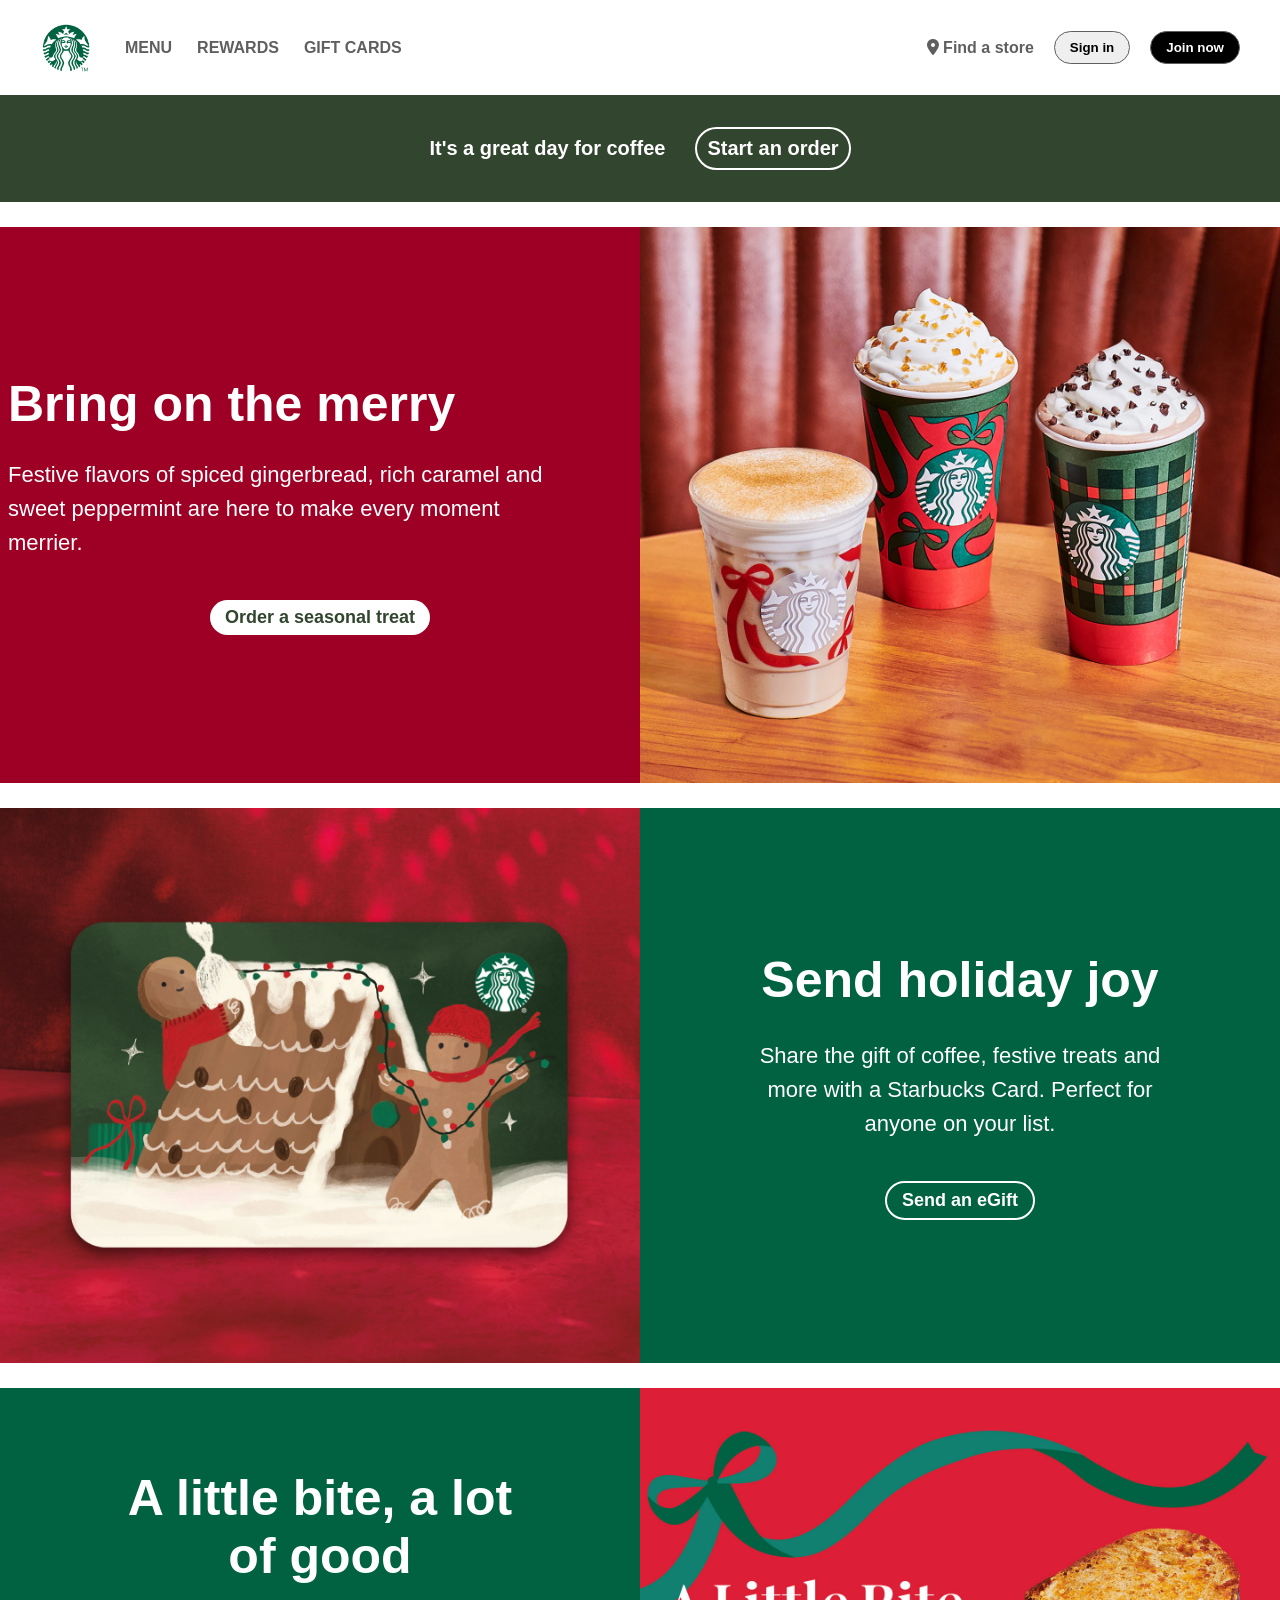
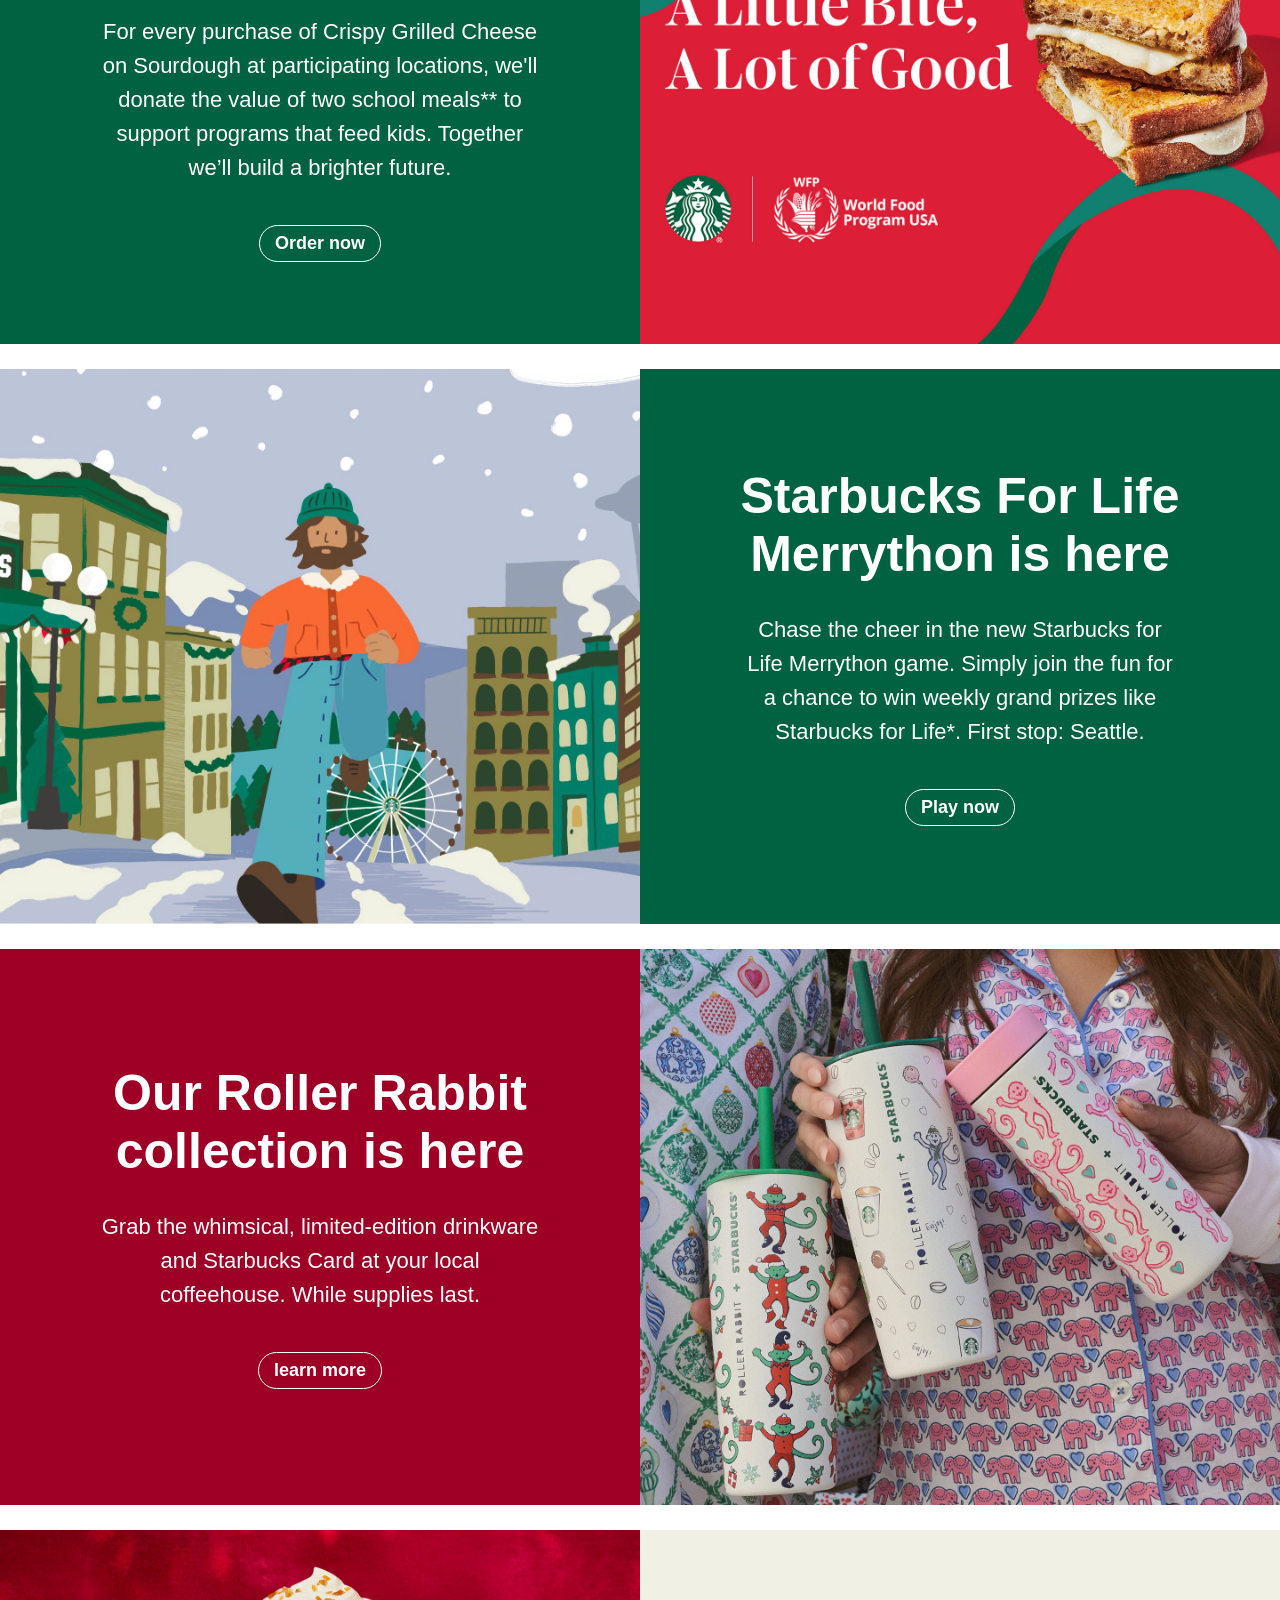
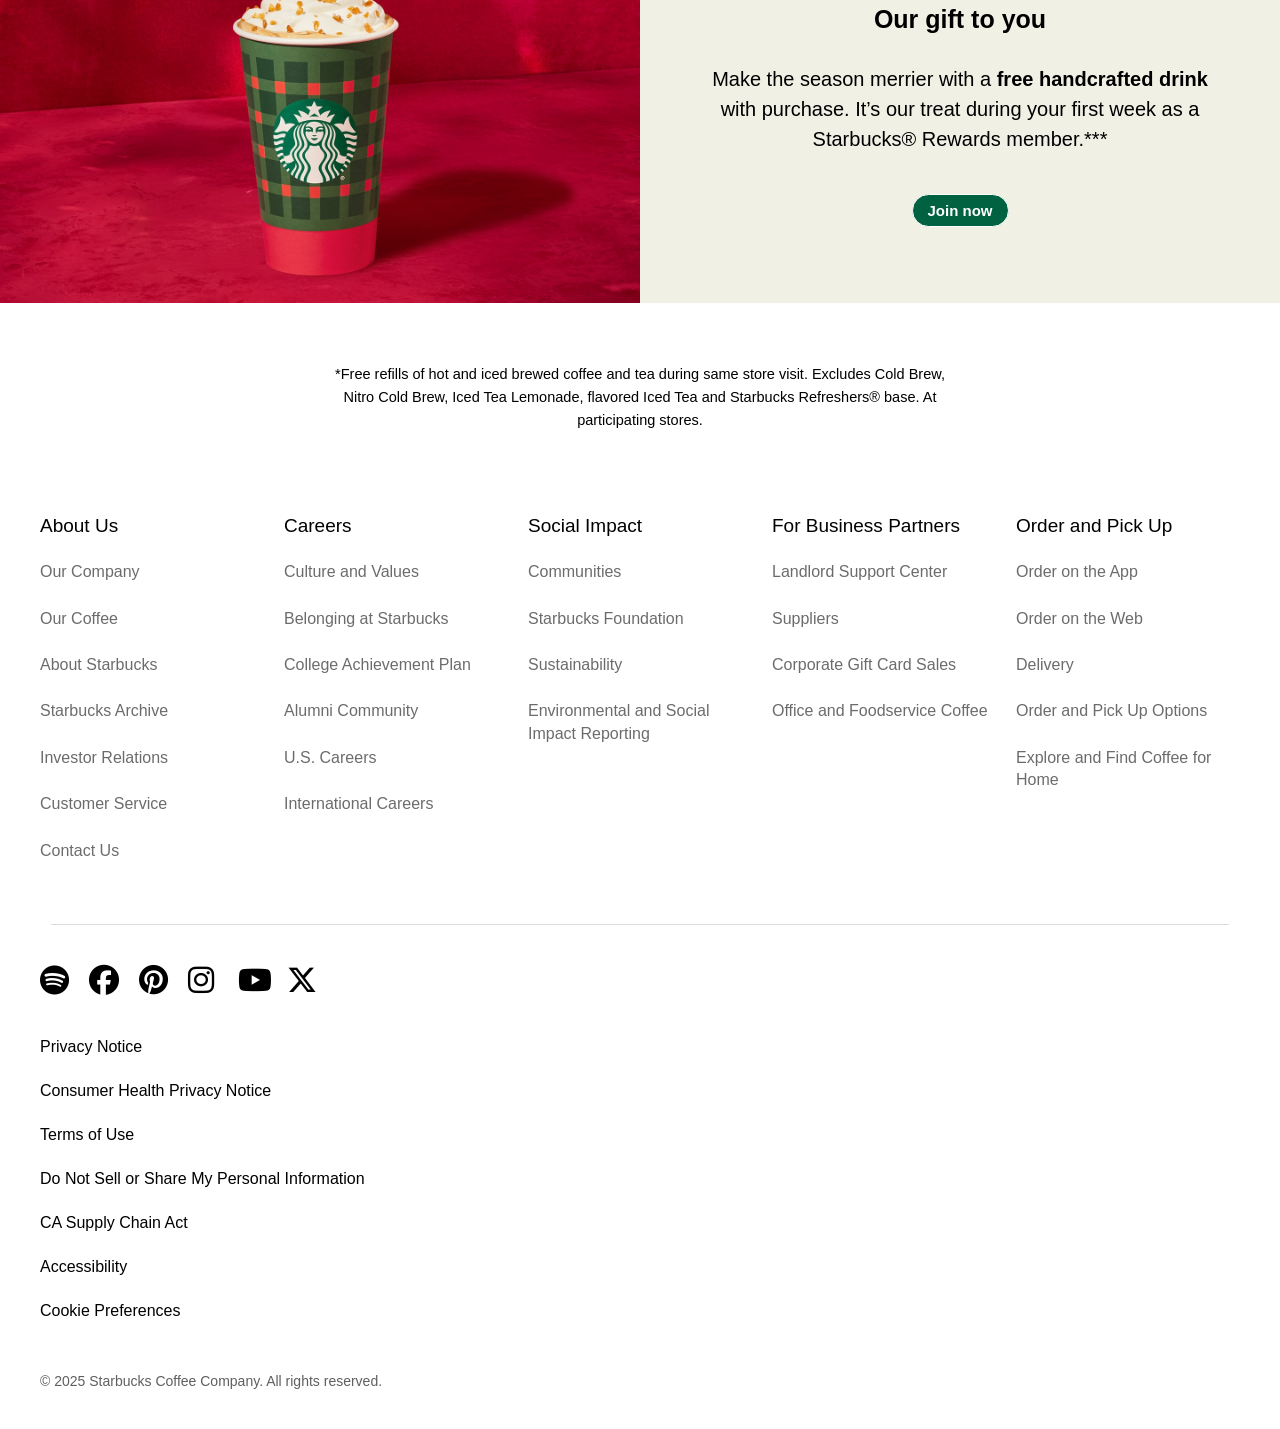
<file: index.html>
<!DOCTYPE html>
<html lang="en">
<head>
    <meta charset="UTF-8">
    <meta name="viewport" content="width=device-width, initial-scale=1.0">
    <title>Starbucks Coffee Company</title>  
    <link rel="stylesheet" href="starbucks.css">
    <link rel="stylesheet" href="https://cdnjs.cloudflare.com/ajax/libs/font-awesome/6.5.0/css/all.min.css">
</head>

<body>
     <nav class="starbucks-header">
        <div class="left-section">
           <div class="logo">
            <img src="starbucks_logo.png" alt="	Starbucks logo">
           </div>
           <div class="menu">
            <ul> 
                <li> MENU</li>
                <li>REWARDS</li>
                <li>GIFT CARDS</li>
            </ul>
           </div>
           </div>
           <div class="right-section">
        <div  class="location">
            <p><i class="fa-solid fa-location-dot"></i> Find a store </p>
        </div>
        <div class="sign-in-btn">
            <a href="sign-in.html">
            <button>Sign in</button></a>
        </div>
        <div class="join-now-btn">
            <a href="join-now.html">
        <button>Join now</button></a>
        </div>
        </div>
        <button class="hamburger" onclick="toggleMenu()">☰</button>
     </nav>
 <main>
     <div class="starbucks-order">
        <p>It's a great day for coffee </p>
        <button>Start an order</button>
     </div>
     

     

  <div class="coffee-box">

    <div class="coffee-text">
        <h1>Bring on the merry</h1>

        <p>Festive flavors of spiced gingerbread, rich caramel and sweet peppermint are here to make every moment merrier.</p>

        <button>Order a seasonal treat</button>
    </div>

    <div class="coffee-img">
        <img src="coffee.webp" alt="Festive Starbucks coffee">
    </div>

</div>
 

 <div class="Starbucks-Card">
    <div class="card-img">
        <img src="Starbucks Card.jpg" alt="Starbucks gift card">
    </div> 
 <div class="card-text">
       <h1>Send holiday joy</h1>

        <p>Share the gift of coffee, festive treats and more with a Starbucks Card. Perfect for anyone on your list.</p>

        <button>Send an eGift</button>
         </div>
 </div>



  
    <section class="promo-section">
    <div class="promo-left">
        <h1>A little bite, a lot of good</h1>

        <p>For every purchase of Crispy Grilled Cheese on Sourdough at participating locations, we'll donate the value of two school meals** to support programs that feed kids. Together we’ll build a brighter future.</p>

        <button>Order now</button>
    </div>

    <div class="promo-right">
        <img src="little-bite.jpg" alt="Crispy grilled cheese sandwich">
        </div>
    </section>
 


    <section class="hero-section">
    <div class="hero-img">
        <img src="Merrython game.webp" alt="Starbucks for Life Merrython game">
    </div> 
 <div class="hero-content">
       <h1>Starbucks For Life Merrython is here</h1>

        <p>Chase the cheer in the new Starbucks for Life Merrython game. Simply join the fun for a chance to win weekly grand prizes like Starbucks for Life*. First stop: Seattle.</p>

        <button>Play now</button>
         </div>
 </section>


 
    <section class="collection-section">
    <div class="collection-text">
        <h1>Our Roller Rabbit collection is here</h1>

        <p>Grab the whimsical, limited-edition drinkware and Starbucks Card at your local coffeehouse. While supplies last.</p>

        <button>learn more</button>
    </div>

    <div class="collection-img">
        <img src="roller rabbit.webp" alt="	Starbucks Roller Rabbit collection">
        </div>
    </section>



     <section class="offer-section">
    <div class="offer-img">
        <img src="drink.jpg" alt="	Starbucks handcrafted drink">
    </div> 
 <div class="offer-text">
       <h1>Our gift to you</h1>

        <p>Make the season merrier with a <strong>free handcrafted drink</strong>  with purchase. It’s our treat during your first week as a Starbucks® Rewards member.***</p>

        <button>Join now</button>
         </div>
 </section>
 
 </main>
 <section class="legal-section">
    <div class="legal-content">

          
<p class="legal-text">
  *Free refills of hot and iced brewed coffee and tea during same store visit. Excludes Cold Brew,<br>
  Nitro Cold Brew, Iced Tea Lemonade, flavored Iced Tea and Starbucks Refreshers® base. At <br>
   participating stores.
</p>   
    </div>

    

    <div class="footer-links">
    
<div class="footer-box">
  <div class="footer-heading" onclick="toggleFooter(this)">
    <h2>About Us</h2>
    <span class="footer-arrow">⌄</span>
  </div>
  <ul>
    <li>Our Company</li>
    <li>Our Coffee</li>
    <li>About Starbucks</li>
    <li>Starbucks Archive</li>
    <li>Investor Relations</li>
    <li>Customer Service</li>
    <li>Contact Us</li>
  </ul>
</div>


    <div class="footer-box">
         <div class="footer-heading" onclick="toggleFooter(this)">
      <h2>Careers</h2>
      <span class="footer-arrow">⌄</span>
       </div>
    <ul>              
         <li>Culture and Values</li>
         <li>Belonging at Starbucks</li>
         <li>College Achievement Plan</li>
         <li>Alumni Community</li>
         <li>U.S. Careers</li>
         <li>International Careers</li>
    </ul>
    </div>

    <div class="footer-box">
         <div class="footer-heading" onclick="toggleFooter(this)">
      <h2>Social Impact</h2>
      <span class="footer-arrow">⌄</span>
       </div>
    <ul>              
         <li>Communities</li>
         <li>Starbucks Foundation</li>
         <li>Sustainability</li>
         <li>Environmental and Social Impact Reporting</li>
    </ul>
    </div>

    
    <div class="footer-box">
         <div class="footer-heading" onclick="toggleFooter(this)">
      <h2> For Business Partners</h2>
      <span class="footer-arrow">⌄</span>
       </div>
    <ul>              
         <li>Landlord Support Center</li>
         <li>Suppliers</li>
         <li>Corporate Gift Card Sales</li>
         <li>Office and Foodservice Coffee</li>
    </ul>
    </div>


    <div class="footer-box">
         <div class="footer-heading" onclick="toggleFooter(this)">
      <h2> Order and Pick Up</h2>
      <span class="footer-arrow">⌄</span>
       </div>
    <ul>              
         <li>Order on the App</li>
         <li>Order on the Web</li>
         <li>Delivery</li>
         <li>Order and Pick Up Options</li>
         <li>Explore and Find Coffee for Home</li>
    </ul>
    </div>

</div>


<div class="footer-half-line">  </div>

<div class="footer-icon">

 <i class="fa-brands fa-spotify"></i>
 <i class="fa-brands fa-facebook"></i>
 <i class="fa-brands fa-pinterest"></i>
 <i class="fa-brands fa-instagram"></i>
 <i class="fa-brands fa-youtube"></i>
 <i class="fa-brands fa-x-twitter"></i>
</div>

<div class="footer-content">
 

  <p>Privacy Notice</p>
 <p>Consumer Health Privacy Notice</p>
 <p>Terms of Use</p>
 <p>Do Not Sell or Share My Personal Information</p>
 <p>CA Supply Chain Act</p>
 <p>Accessibility</p>
 <p>Cookie Preferences</p>
 
 <p class="tag">© 2025 Starbucks Coffee Company. All rights reserved.</p>
</div>

 </section>






 <script src="script.js"></script>
</body>
</html>
</file>
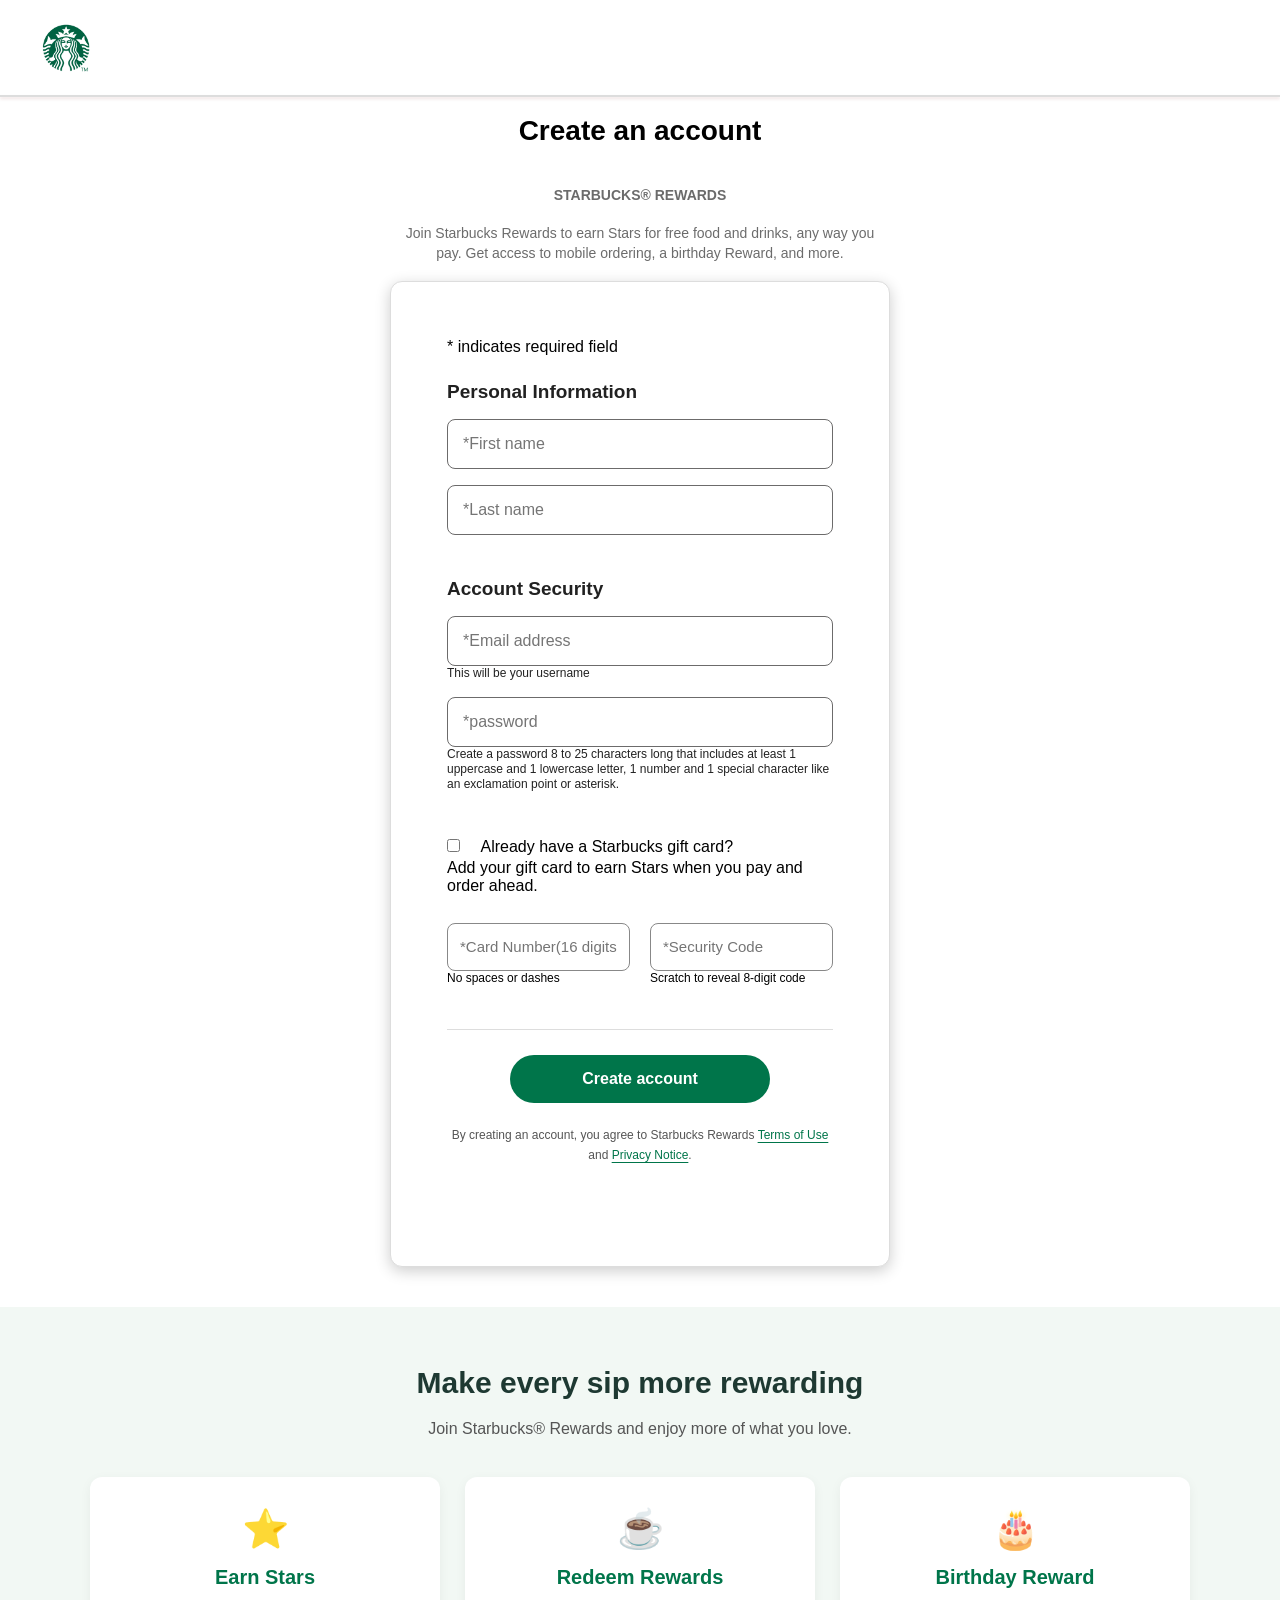
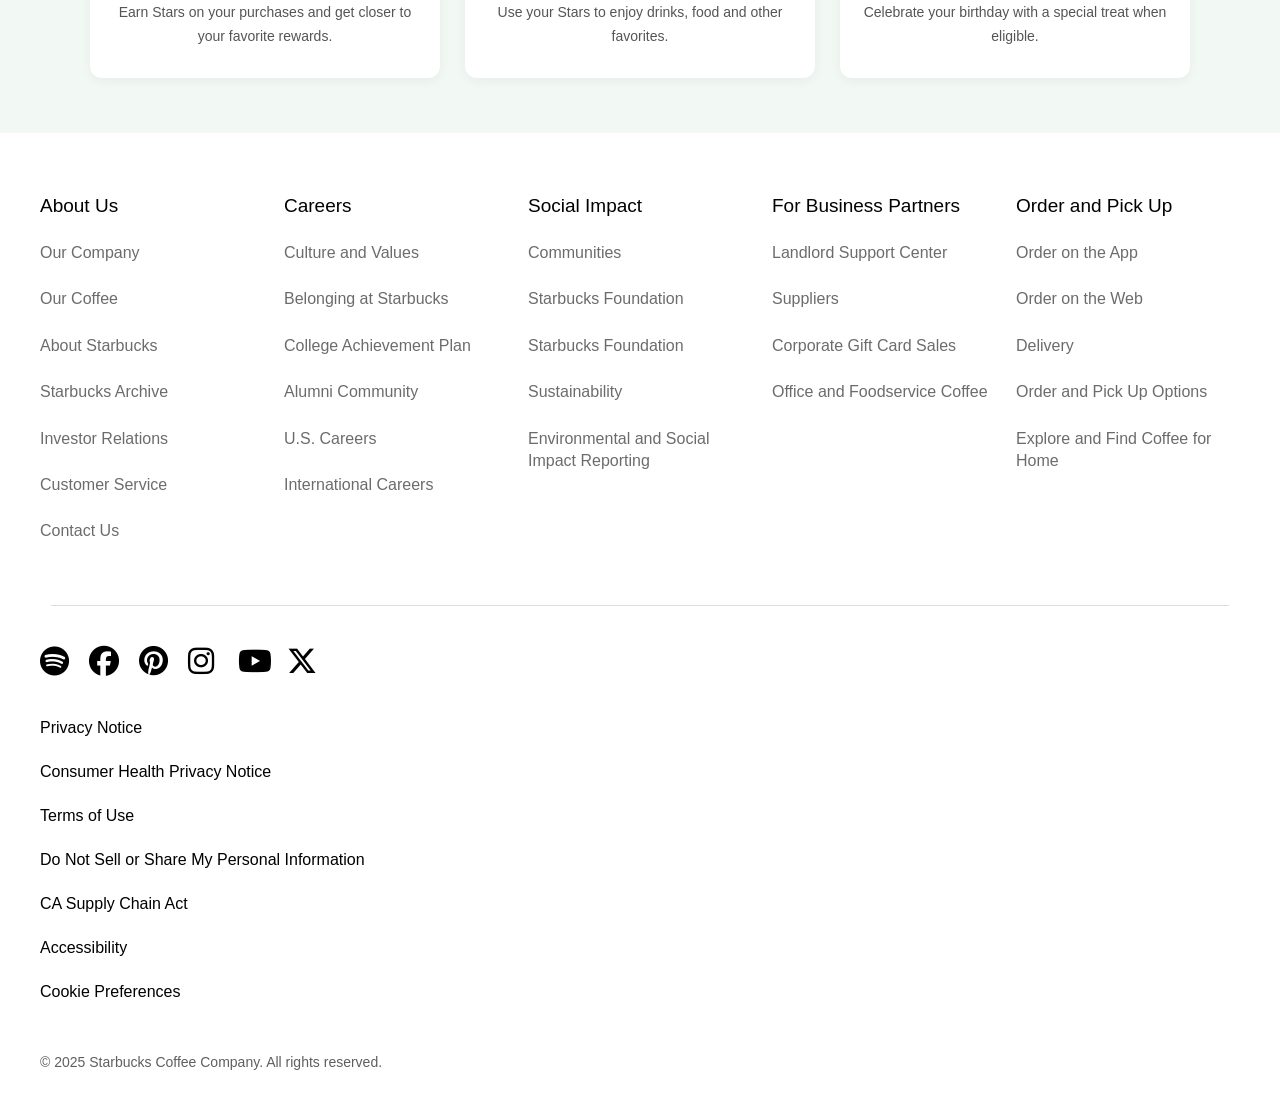
<file: join-now.html>
<!DOCTYPE html>
<html lang="en">
<head>
    <meta charset="UTF-8">
    <meta name="viewport" content="width=device-width, initial-scale=1.0">
    <title>join-now</title>
     <link rel="stylesheet" href="starbucks.css">
     <link rel="stylesheet" href="https://cdnjs.cloudflare.com/ajax/libs/font-awesome/6.5.0/css/all.min.css">
</head>
<body class="join-page">  
     <nav class="starbucks-header">
       <div class="logo">
            <img src="starbucks_logo.png" alt="" height="60px " width="60px">
           </div>
   </nav>
   <div class="line"></div>

   <div class="join-now-container">
    <div class="join-header">
        <h2>Create an account</h2>
        <h4>STARBUCKS® REWARDS</h4>
        <p>Join Starbucks Rewards to earn Stars for free food and drinks, any way you <br> pay. Get access to mobile ordering, a birthday Reward, and more.</p>
    </div>

    <div class="join-now-form">
        <form class="join_form">
        <p><span>*</span> indicates required field</p>

           <div class="form-section">
          
            
        <div class="details-section">
              <h2>Personal Information</h2>
               <div class="details">
               <input type="text" placeholder="*First name" required>
              </div>
             <div class="details">
            <input type="text" placeholder="*Last name" required>
           </div>
        </div>  
                
        <div class="details-section">
            <h2>Account Security</h2>
          <div class="details">
            <input type="email" placeholder="*Email address" required>
            <p>This will be your username</p>
        </div>
        <div class="details">
            <input type="password" placeholder="*password" required>
            <p>Create a password 8 to 25 characters long that includes at least 1 uppercase and 1 lowercase letter, 1 number and 1 special character like an exclamation point or asterisk.</p>
           </div>
        </div>
           


           <div class="gift-card-toggle">
          <input type="checkbox" id="starbucks-toggle" >

        <label for="starbucks-toggle" class="toggle_btn">
        <span class="text"> Already have a Starbucks gift card?</span>
        </label>
        </div>

        <div class="content">
            <p>Add your gift card to earn Stars when you pay and order ahead.</p>
            <div class="card-details">
                <div class="details">
            <input type="text" placeholder="*Card Number(16 digits)"  maxlength="16" inputmode="numeric" pattern="[0-9]{16}" required>

             <p>No spaces or dashes</p>
              </div>
              <div class="details">
                  <input type="text" placeholder="*Security Code" maxlength="8" inputmode="numeric" pattern="[0-9]{8}" required>

             <p>Scratch to reveal 8-digit code</p>
              </div>

            </div>
        </div>
         
<!-- Create Account Button -->
<div class="create-account-section">
    <button type="submit" class="create-account-btn">
        Create account
    </button>

    <p class="terms-text">
        By creating an account, you agree to Starbucks Rewards
        <a href="#">Terms of Use</a> and
        <a href="#">Privacy Notice</a>.
    </p>
</div>

        



        </div>  
        </form>
    </div>
   </div>

<!-- Starbucks Rewards Benefits -->
<section class="rewards-benefits">
    <div class="benefits-header">
        <h2>Make every sip more rewarding</h2>
        <p>Join Starbucks® Rewards and enjoy more of what you love.</p>
    </div>

    <div class="benefits-container">

        <div class="benefit-card">
            <div class="benefit-icon">⭐</div>
            <h3>Earn Stars</h3>
            <p>Earn Stars on your purchases and get closer to your favorite rewards.</p>
        </div>

        <div class="benefit-card">
            <div class="benefit-icon">☕</div>
            <h3>Redeem Rewards</h3>
            <p>Use your Stars to enjoy drinks, food and other favorites.</p>
        </div>

        <div class="benefit-card">
            <div class="benefit-icon">🎂</div>
            <h3>Birthday Reward</h3>
            <p>Celebrate your birthday with a special treat when eligible.</p>
        </div>

    </div>
</section>



   <div class="footer-links">
    
<div class="footer-box">
  <div class="footer-heading" onclick="toggleFooter(this)">
    <h2>About Us</h2>
    <span class="footer-arrow">⌄</span>
  </div>
  <ul>
    <li>Our Company</li>
    <li>Our Coffee</li>
    <li>About Starbucks</li>
    <li>Starbucks Archive</li>
    <li>Investor Relations</li>
    <li>Customer Service</li>
    <li>Contact Us</li>
  </ul>
</div>


    <div class="footer-box">
         <div class="footer-heading" onclick="toggleFooter(this)">
      <h2>Careers</h2>
      <span class="footer-arrow">⌄</span>
       </div>
    <ul>              
         <li>Culture and Values</li>
         <li>Belonging at Starbucks</li>
         <li>College Achievement Plan</li>
         <li>Alumni Community</li>
         <li>U.S. Careers</li>
         <li>International Careers</li>
    </ul>
    </div>

    <div class="footer-box">
         <div class="footer-heading" onclick="toggleFooter(this)">
      <h2>Social Impact</h2>
      <span class="footer-arrow">⌄</span>
       </div>
    <ul>              
         <li>Communities</li>
         <li>Starbucks Foundation</li>
         <li>Starbucks Foundation</li>
         <li>Sustainability</li>
         <li>Environmental and Social Impact Reporting</li>
    </ul>
    </div>

    
    <div class="footer-box">
         <div class="footer-heading" onclick="toggleFooter(this)">
      <h2> For Business Partners</h2>
      <span class="footer-arrow">⌄</span>
       </div>
    <ul>              
         <li>Landlord Support Center</li>
         <li>Suppliers</li>
         <li>Corporate Gift Card Sales</li>
         <li>Office and Foodservice Coffee</li>
    </ul>
    </div>


    <div class="footer-box">
         <div class="footer-heading" onclick="toggleFooter(this)">
      <h2> Order and Pick Up</h2>
      <span class="footer-arrow">⌄</span>
       </div>
    <ul>              
         <li>Order on the App</li>
         <li>Order on the Web</li>
         <li>Delivery</li>
         <li>Order and Pick Up Options</li>
         <li>Explore and Find Coffee for Home</li>
    </ul>
    </div>

</div>


<div class="footer-half-line">  </div>

<div class="footer-icon">

 <i class="fa-brands fa-spotify"></i>
 <i class="fa-brands fa-facebook"></i>
 <i class="fa-brands fa-pinterest"></i>
 <i class="fa-brands fa-instagram"></i>
 <i class="fa-brands fa-youtube"></i>
 <i class="fa-brands fa-x-twitter"></i>
</div>

<div class="footer-content">
 

  <p>Privacy Notice</p>
 <p>Consumer Health Privacy Notice</p>
 <p>Terms of Use</p>
 <p>Do Not Sell or Share My Personal Information</p>
 <p>CA Supply Chain Act</p>
 <p>Accessibility</p>
 <p>Cookie Preferences</p>
 
 <p class="tag">© 2025 Starbucks Coffee Company. All rights reserved.</p>
</div>

 </section>



 <script src="script.js"></script>
</body>
</html>
</file>
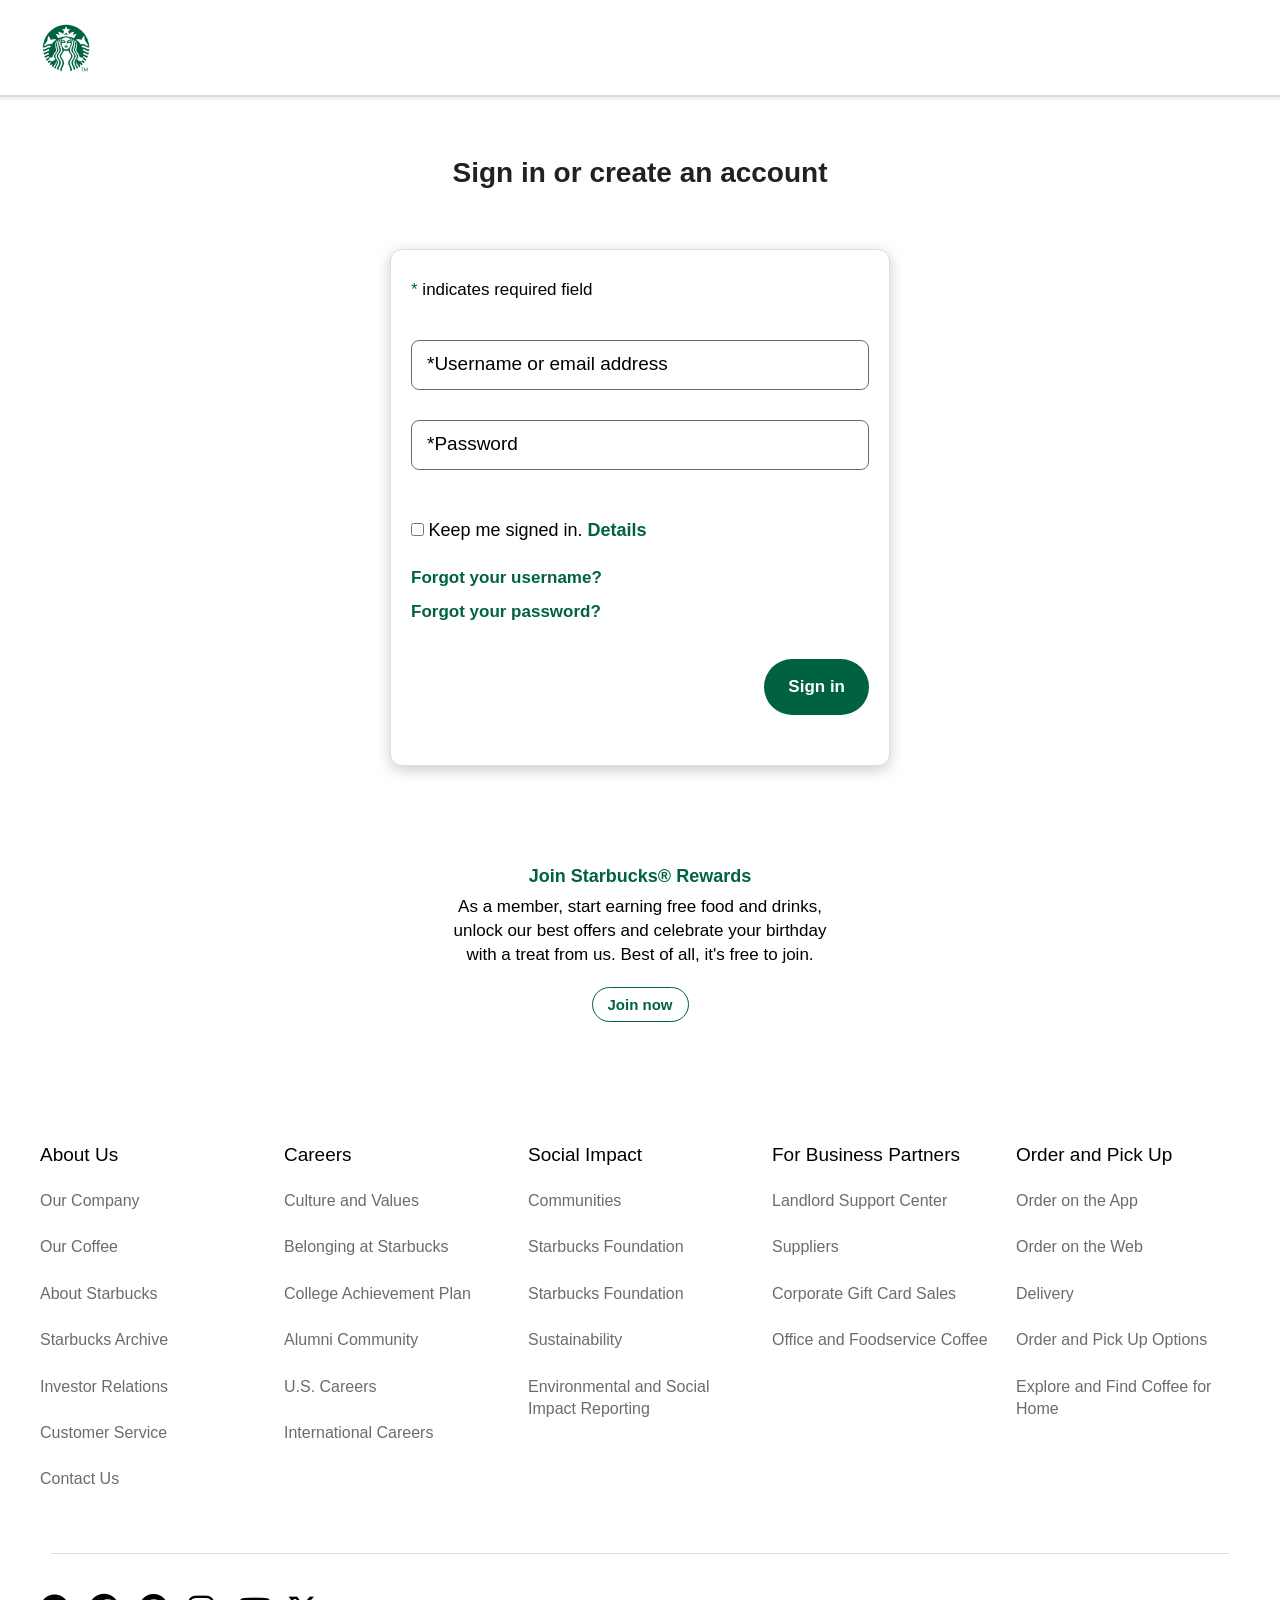
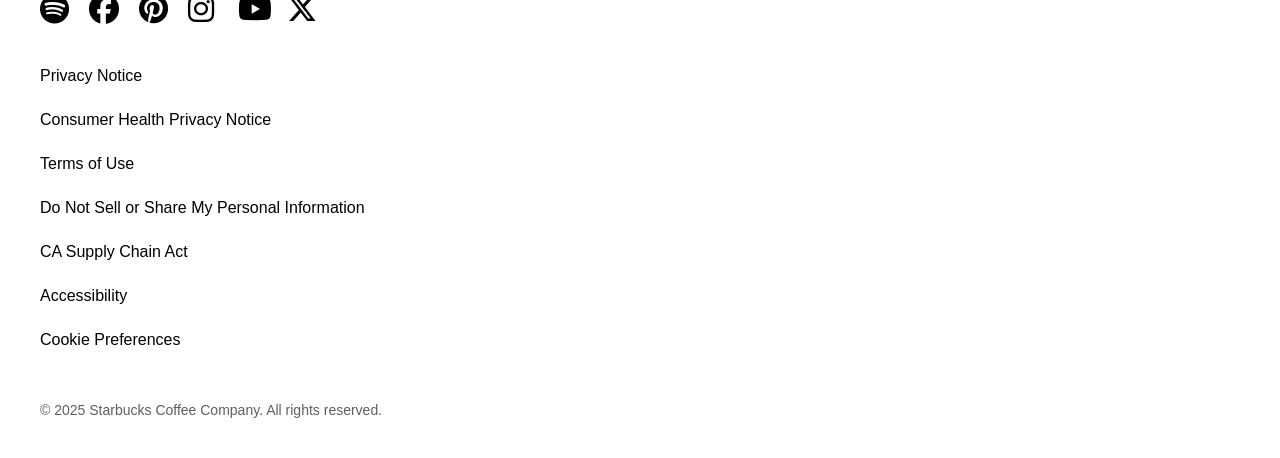
<file: sign-in.html>
<!DOCTYPE html>
  <html lang="en">
  <head>
      <meta charset="UTF-8">
      <meta name="viewport" content="width=device-width, initial-scale=1.0">
      <title>sign-in</title>
      <link rel="stylesheet" href="starbucks.css">
      <link rel="stylesheet" href="https://cdnjs.cloudflare.com/ajax/libs/font-awesome/6.5.0/css/all.min.css">
  </head>
  <body class="signin-page">
    <nav class="starbucks-header">
        <div class="logo">
              <img src="starbucks_logo.png" alt="" height="60px " width="60px">
            </div>
    </nav>
    <div class="line"></div>
      <main>
    <div class="sign-in-container">
      <div class="sign-in-header">
          <h2>Sign in or create an account</h2>
      </div>
      <form class="sign-in-form">
          <p><span>*</span> indicates required field</p>

          <div class="form-group">
              <input type="text" placeholder="*Username or email address" required>
          </div>  
          <div class="form-group">
              <input type="password" placeholder="*Password" required>

          </div>
          <div class="remember-section">
              <input type="checkbox" id="remember">
              <label for="remember">Keep me signed in.<a href="#"> Details</a></label> 
          </div>

          <div class="forgot-links">
              <a href="#">Forgot your username?</a>
              <a href="#">Forgot your password?</a>
          </div>
          <div class="btn-wrapper">
          <button class="signin-btn">Sign in</button>
          </div>
      </form>
    </div>


    <div class="Starbucks-rewards">
      
      <h2>Join Starbucks® Rewards</h2>
      <p>As a member, start earning free food and drinks, unlock our best offers and celebrate your birthday with a treat from us. Best of all, it's free to join.
  </p>
  <button class="rewards-btn">Join now</button>

    </div>
</main>
    
      <div class="footer-line">  </div>
          
      <div class="footer-links">
    
<div class="footer-box">
  <div class="footer-heading" onclick="toggleFooter(this)">
    <h2>About Us</h2>
    <span class="footer-arrow">⌄</span>
  </div>
  <ul>
    <li>Our Company</li>
    <li>Our Coffee</li>
    <li>About Starbucks</li>
    <li>Starbucks Archive</li>
    <li>Investor Relations</li>
    <li>Customer Service</li>
    <li>Contact Us</li>
  </ul>
</div>


    <div class="footer-box">
         <div class="footer-heading" onclick="toggleFooter(this)">
      <h2>Careers</h2>
      <span class="footer-arrow">⌄</span>
       </div>
    <ul>              
         <li>Culture and Values</li>
         <li>Belonging at Starbucks</li>
         <li>College Achievement Plan</li>
         <li>Alumni Community</li>
         <li>U.S. Careers</li>
         <li>International Careers</li>
    </ul>
    </div>

    <div class="footer-box">
         <div class="footer-heading" onclick="toggleFooter(this)">
      <h2>Social Impact</h2>
      <span class="footer-arrow">⌄</span>
       </div>
    <ul>              
         <li>Communities</li>
         <li>Starbucks Foundation</li>
         <li>Starbucks Foundation</li>
         <li>Sustainability</li>
         <li>Environmental and Social Impact Reporting</li>
    </ul>
    </div>

    
    <div class="footer-box">
         <div class="footer-heading" onclick="toggleFooter(this)">
      <h2> For Business Partners</h2>
      <span class="footer-arrow">⌄</span>
       </div>
    <ul>              
         <li>Landlord Support Center</li>
         <li>Suppliers</li>
         <li>Corporate Gift Card Sales</li>
         <li>Office and Foodservice Coffee</li>
    </ul>
    </div>


    <div class="footer-box">
         <div class="footer-heading" onclick="toggleFooter(this)">
      <h2> Order and Pick Up</h2>
      <span class="footer-arrow">⌄</span>
       </div>
    <ul>              
         <li>Order on the App</li>
         <li>Order on the Web</li>
         <li>Delivery</li>
         <li>Order and Pick Up Options</li>
         <li>Explore and Find Coffee for Home</li>
    </ul>
    </div>

</div>


<div class="footer-half-line">  </div>

<div class="footer-icon">

 <i class="fa-brands fa-spotify"></i>
 <i class="fa-brands fa-facebook"></i>
 <i class="fa-brands fa-pinterest"></i>
 <i class="fa-brands fa-instagram"></i>
 <i class="fa-brands fa-youtube"></i>
 <i class="fa-brands fa-x-twitter"></i>
</div>

<div class="footer-content">
 

  <p>Privacy Notice</p>
 <p>Consumer Health Privacy Notice</p>
 <p>Terms of Use</p>
 <p>Do Not Sell or Share My Personal Information</p>
 <p>CA Supply Chain Act</p>
 <p>Accessibility</p>
 <p>Cookie Preferences</p>
 
 <p class="tag">© 2025 Starbucks Coffee Company. All rights reserved.</p>
</div>

 </section>



 <script src="script.js"></script>
</body>
</html>
</file>
<file: starbucks.css>
*{     
     list-style: none;
     text-decoration: none;
      margin: 0;
      padding: 0;
     box-sizing: border-box;
     font-family: sans-serif;
}
body{
  width: 100%;
    max-width: 1400px;
    overflow-x: hidden;   
}

img{
  width: 100%;
  height: auto;
  display: block;
}

/* starbucks-header */

.starbucks-header{
    display: flex;
    align-items: center;
    justify-content: space-between ;
    padding: 20px 40px;
    color: #605f5f;

}

.left-section{
    display: flex;
 align-items: center;
 gap: 30px;
}

.logo img{
    height: 55px ;
    width: 55px;
    cursor: pointer;
}

.menu ul{
    display: flex;
list-style: none;
  gap: 25px;
}
.menu ul li{
    font-weight: bold;
    cursor: pointer;
}
.menu ul li:hover{
    color: #167a05;

}
.right-section{
    display: flex;
    align-items: center;
    gap: 20px;
}
.location{
    display: flex;
    align-items: center;
    font-weight: bold;
    cursor: pointer;
}
.location:hover{
      color: #167a05;
}
.sign-in-btn button{
    border-radius: 50px;
    padding: 8px 15px;
    border: 1px solid  #605f5f ;
        font-weight: bold;
}
.sign-in-btn button:hover{
    background-color:   #dad8d8;
}
.join-now-btn button{
     border-radius: 50px;
    padding: 8px 15px;
    border: 1px solid  #605f5f ;
    font-weight: bold;
    color: white;
    background-color: #000000;
}
.join-now-btn button:hover{
    background-color: #605f5f ;

}

.hamburger {
  display: none;
  font-size: 26px;
  background: none;
  border: none;
  cursor: pointer;
}

@media (max-width: 768px) {
  .hamburger {
    display: block;
  }

  .starbucks-header {
    position: relative;
    justify-content: space-between;
  }

  .left-section .menu,
  .right-section {
    display: none;
  }
}

/* starbucks-order */


.starbucks-order{
    background-color:#32462f ;
    display: flex;
    justify-content: center;
 padding: 32px 0px;
   
    }


    .starbucks-order p{
        color: white;
        font-weight: bold;
        font-size: 20px;
        margin-top: 10px;
    }
    .starbucks-order button{
        color: white;
        font-weight: bold;
        border: 2px solid white;
        background-color: transparent;
        padding: 8px 10px;
        margin-left: 30px;
        border-radius: 50px;
        font-size: 20px;
    }
   

/* coffee-box */
.coffee-box{
    width: 100%;
    height: auto    ;
    display: flex;
    margin-top: 25px;
        background-color: #9e0025;
}

.coffee-text{
    width: 50%;
    padding: 80px 8px;
    display: flex;
    flex-direction: column;
    justify-content: center;
    /* text-align: center; */
}

.coffee-text h1{
    font-size: 50px;
    font-weight: 700;
    color: white;
    margin-bottom: 25px;
}

.coffee-text p{
    font-size: 22px;
    color: white;
    line-height: 34px;
    margin-bottom: 40px;
   max-width: 550px;
}

.coffee-text button{
    width: fit-content;
    padding: 7px 15px;
    border-radius: 40px;
    background: white;
    color: #32462f;
    font-size: 18px;
    font-weight: bold;
    border: none;
    cursor: pointer;
  display: block;
  margin: 0 auto;
}

.coffee-img{
    width: 50%;
    
}

.coffee-img img{
    width: 100%;
    height: 100%;
    object-fit: cover;
}
.Starbucks-Card{
    width: 100%;

    display: flex;
    margin-top: 25px;
}


.card-img{
     width: 50%;
    
}
.card-img img{
     width: 100%;
    height: 100%;
    object-fit: cover;
}
.card-text {
      width: 50%;
    background-color: #006241;
    padding: 80px 100px;
    display: flex;
    flex-direction: column;
    justify-content: center;
    text-align: center;
}
.card-text h1{
      font-size: 50px;
    font-weight: 700;
    color: white;
    margin-bottom: 30px;
}
.card-text p{
      font-size: 22px;
    color: white;
    line-height: 34px;
    margin-bottom: 40px;
  
}
.card-text button{
      width: fit-content;
    padding: 7px 15px;
    border-radius: 40px;
    background: transparent; 
   border:2px solid white;
    color: white;
    font-size: 18px;
    font-weight: bold;
    cursor: pointer;
  display: block;
  margin: 0 auto;
}



.promo-section{
      width: 100%;
    
    display: flex;
    margin-top: 25px;
}
.promo-left{ 
      width: 50%;
    background-color: #006241;
    padding: 80px 100px;
    display: flex;
    flex-direction: column;
    justify-content: center;
    text-align: center;
}
.promo-left h1{ 
     font-size: 50px;
    font-weight: 700;
    color: white;
    margin-bottom: 30px;
}
.promo-left p{
      font-size: 22px;
    color: white;
    line-height: 34px;
    margin-bottom: 40px;
}
.promo-left button{
      width: fit-content;
    padding: 7px 15px;
    border-radius: 40px;
    background: transparent; 
   border:1px solid white;
    color: white;
    font-size: 18px;
    font-weight: bold;
    cursor: pointer;
  display: block;
  margin: 0 auto;
}
.promo-right{
 width: 50%;

}
.promo-right img{
     width: 100%;
    height: 100%;
    object-fit: cover;
}




.hero-section{
    width: 100%;
    
    display: flex;
    margin-top: 25px;
}
.hero-img{
     width: 50%;

}
.hero-img img{
      width: 100%;
    height: 100%;
    object-fit: cover;
}
.hero-content{ 
      width: 50%;
    background-color: #006241;
    padding: 80px 100px;
    display: flex;
    flex-direction: column;
    justify-content: center;
    text-align: center;
}
.hero-content h1{
  font-size: 50px;
    font-weight: 700;
    color: white;
    margin-bottom: 30px;
}
.hero-content p{
      font-size: 22px;
    color: white;
    line-height: 34px;
    margin-bottom: 40px;
}
.hero-content button{
      width: fit-content;
    padding: 7px 15px;
    border-radius: 40px;
    background: transparent; 
   border:1px solid white;
    color: white;
    font-size: 18px;
    font-weight: bold;
    cursor: pointer;
  display: block;
  margin: 0 auto;
}


.collection-section{
     width: 100%;
    
    display: flex;
    margin-top: 25px;
}
.collection-text{
     width: 50%;
    background-color:  #9e0025;
    padding: 80px 100px;
    display: flex;
    flex-direction: column;
    justify-content: center;
    text-align: center;
}
.collection-text h1{
    font-size: 50px;
    font-weight: 700;
    color: white;
    margin-bottom: 30px;
}
.collection-text p{
       font-size: 22px;
    color: white;
    line-height: 34px;
    margin-bottom: 40px;
}
.collection-text button{
       width: fit-content;
    padding: 7px 15px;
    border-radius: 40px;
    background: transparent; 
   border:1px solid white;
    color: white;
    font-size: 18px;
    font-weight: bold;
    cursor: pointer;
  display: block;
  margin: 0 auto;
}
.collection-img{
     width: 50%;
}
.collection-img img{
        width: 100%;
    height: 100%;
    object-fit: cover;
}

.offer-section{
    width: 100%;
    display: flex;
    margin-top: 25px;
}

.offer-img{
     width: 50%;
}

.offer-img img{
     width: 100%;
     height: 100%;
}



.offer-text{
      width: 50%;
    background-color:  #f1f0e4;
    padding: 50px 60px;
    display: flex;
    flex-direction: column;
    justify-content: center;
    text-align: center;
}
.offer-text h1{
      font-size: 25px;
    font-weight: 700;
    color: black;
    margin-bottom: 30px;
}
.offer-text p {
     font-size: 20px;
    color: black;
    line-height: 30px;
    margin-bottom: 40px;
}
.offer-text button{
      width: fit-content;
    padding: 7px 15px;
    border-radius: 40px;
   border:1px solid  ;
   background-color: #006241;
    color: white;
    font-size: 15px;
    font-weight: bold;
    cursor: pointer;
  display: block;
  margin: 0 auto;
}




.legal-content {
  width: 100%;
  max-width: 900px;
  margin: 60px auto;
  padding: 0 20px;
  box-sizing: border-box;
}

.legal-text {
  font-size: 14.5px;
  line-height: 1.6;
  text-align: center;
  padding: 0;
  margin: 0;
}


    .footer-links{
    display: flex;
    justify-content: space-between;
    align-items: flex-start;
    gap: 20px;
    padding: 20px 40px;
    flex-wrap: wrap; 
     box-sizing: border-box;  
}

    .footer-box{
    flex: 1;
    min-width: 0px;
}
    .footer-box h2{
        font-size: 19px;
        font-weight: 100;
         margin: 0;
          line-height: 1.4;
         overflow-wrap: break-word;

    }
      .footer-box ul{
        padding: 10px 0px ;
        margin: 0;
        
      }
    .footer-box ul li {
        font-size: 16px;
        color: #00000094;
        list-style: none;
        padding: 12px 0px;
         line-height: 1.4;
    }
    .footer-box ul li:hover{
        cursor: pointer;
        color: #000000;

    }


.footer-heading {
  display: flex;
  align-items: center;
  justify-content: space-between;
}

.footer-arrow {
  display: none;
}


    .footer-half-line{
     margin: 0 auto;
          width: 92%;
        height: 1.5px;
        background-color: #dddddd;
        margin-top: 20px;
      
    }
    
    .footer-icon{
        margin-top: 40px;
       padding: 0px 40px;

    }
    .footer-icon i{ 
     font-size: 30px;
     height: 40px;
     width: 45px;
    }

       .footer-content {
        margin-top: 20px;
        padding: 0px 40px;
       }
   .footer-content p{
    
    padding: 13px 0px;

   }
   .footer-content p:hover{
    text-decoration: underline;
    cursor: pointer;
   }

   .footer-content .tag{
    color:#605f5f ;
    font-size: 14px;
    padding: 40px 0px;
   }
    .footer-content .tag:hover{
        text-decoration: none;
    }




/* SIGN IN PAGE */

.line{
     margin: 0 auto;
          width: 100%;
        height: 1.5px;
        background-color: #dddddd;
        box-shadow: 0 2px 3px rgba(142, 45, 45, 0.15);
        margin-top: 0px;
}

.sign-in-header h2{
    padding: 60px  10px;
    font-size: 28px;
    text-align: center;
    color: #000000DE;
}
.sign-in-form{
 width: 100%;
 max-width: 500px;
 margin: 0px auto;
 padding: 20px 20px;
 border: 1px solid #ddd;
 border-radius: 12px;
 background-color: #fff;
 box-shadow: 0 4px 15px rgba(0,0,0,0.2) ;
}
.sign-in-form p{
    font-size: 17px;
  padding: 10px 0px;
}
.form-group{
    margin: 30px 0px;

 
}
.form-group input{ 
    width: 100%;
    padding: 15px;
    border: 1px solid #6c6b6b;
    border-radius: 8px;
    font-size: 16px;
}
.sign-in-form ::placeholder{
    color: black;
    font-weight: 200;
    font-size: 19px;  
}
.sign-in-form p span{
    color:#006241;
    font-size: 17px ;
}

.remember-section {
    padding: 20px 0px;
}

.remember-section input{
    font-size: 15px;
   
}
.remember-section label{
    font-size: 18px;
  
}
.remember-section label a{
    color:#006241;
    font-weight: bold;
}
.remember-section label a:hover{
    text-decoration: none;
}
.forgot-links{
    display: flex;
    flex-direction: column;
}
.forgot-links a{ 
    color: #006241;
    font-weight: bold;
    font-size: 17px;
    padding: 7px 0px;

}
.forgot-links a:hover{
    text-decoration: none;
}
 .btn-wrapper{
    display: flex;
    justify-content: flex-end;
 }
 
 .signin-btn{
    padding: 18px 24px;
    color: white;
    background-color: #006241;
     border-radius: 40px;
    border: none;
    font-size: 17px;
    font-weight: bold;
    cursor: pointer;
    margin: 30px 0px;
 }


.Starbucks-rewards{
  width: 100%;
 max-width: 400px;
  
  margin: 0 auto;
  text-align: center; 
  padding: 100px 0;
}

 .Starbucks-rewards h2{
    font-size: 18px;
    color: #006241;
   margin-bottom: 8px;
    
 }
 .Starbucks-rewards p{
    font-size: 17px;
    line-height: 24px;
    margin-bottom: 20px;
   
 }
 .rewards-btn{
    background-color: transparent;
    border: 1px solid #006241 ;
    color: #006241;
    font-size: 15px;
    font-weight: bold;
    padding: 8px 15px;
    border-radius: 30px;
 }






 /* JOIN-NOW-PAGE */

 .join-header{
    text-align: center;
     padding: 18px  10px;
   
}
.join-header h2{
    font-size: 28px;
    margin-bottom: 40px;
}

.join-header h4{
    font-size: 14px;
    color: #00000094;
    padding-bottom: 20px;
}
.join-header p{
    font-size: 14px;
    color: #00000094;
    line-height: 20px;
}
.join-now-form{
  width: 100%;
 max-width: 500px;

 margin: 0px auto;
 padding: 56px;
 border: 1px solid #ddd;
 border-radius: 12px;
 background-color: #fff;
 box-shadow: 0 4px 15px rgba(0,0,0,0.2) ;
 }
 
 .form-section{ 
    padding: 25px 0 0 0;

 }

 .details-section{
    padding-bottom: 35px;
    color: #000000DE;

 } 
 .details{
    padding: 8px 0px;
 }
  .details p{
    font-size: 12px;
   
    line-height: 15px;
    
  }
 .details-section h2{
    font-size: 19px;
    margin: 0 0 8px 0px;
 }
 .details-section input{
      width: 100%;
    padding: 15px;
    border: 1px solid #6c6b6b;
    border-radius: 8px;
    font-size: 16px;
}
 


 .join-page .gift-card-toggle .toggle_btn {
    flex: 1;
    min-width: 0;
    box-sizing: border-box;
    padding: 14px 16px;
    margin: 0;
    text-align: center;
    line-height: 1.5;
    cursor: pointer;
}
.join-page .card-details {
    display: flex;
    gap: 20px;
    width: 100%;
    margin-top: 20px;
}
.join-page .card-details .details {
    flex: 1;
    min-width: 0;
    width: 0;
}.join-page .card-details .details input {
    display: block;
    width: 100%;
    min-height: 48px;
    padding: 12px;
    border: 1px solid #888;
    border-radius: 8px;
    box-sizing: border-box;
    font-size: 15px;
}


/* Create Account Section */
.join-page .create-account-section {
    width: 100%;
    max-width: 500px;
    margin: 35px auto 20px;
    padding: 25px 0;
    box-sizing: border-box;
    text-align: center;
    border-top: 1px solid #dddddd;
}

.join-page .create-account-btn {
    display: block;
    width: 100%;
    max-width: 260px;
    margin: 0 auto;
    padding: 15px 25px;
    background-color: #00754a;
    color: white;
    border: none;
    border-radius: 30px;
    font-size: 16px;
    font-weight: 600;
    cursor: pointer;
    transition: background-color 0.2s ease,
                box-shadow 0.2s ease;
}

.join-page .create-account-btn:hover {
    background-color: #006241;
    box-shadow: 0 3px 8px #0002;
}

.join-page .terms-text {
    max-width: 450px;
    margin: 22px auto 0;
    color: #555555;
    font-size: 12px;
    line-height: 1.7;
    text-align: center;
}

.join-page .terms-text a {
    color: #00754a;
    text-decoration: underline;
    text-underline-offset: 3px;
}

.join-page .terms-text a:hover {
    color: #004f36;
}
      
/* Starbucks Rewards Benefits */
.join-page .rewards-benefits {
    width: 100%;
    padding: 55px 30px;
    margin: 40px 0;
    box-sizing: border-box;
    background: #f2f8f4;
    text-align: center;
}

.join-page .benefits-header {
    max-width: 700px;
    margin: 0 auto 35px;
}

.join-page .benefits-header h2 {
    margin: 0 0 12px;
    color: #1e3932;
    font-size: 30px;
    line-height: 1.4;
}

.join-page .benefits-header p {
    margin: 0;
    color: #555;
    font-size: 16px;
    line-height: 1.6;
}

.join-page .benefits-container {
    display: flex;
    justify-content: center;
    align-items: stretch;
    gap: 25px;
    max-width: 1100px;
    margin: 0 auto;
}

.join-page .benefit-card {
    flex: 1;
    min-width: 0;
    padding: 30px 22px;
    background: #fff;
    border-radius: 12px;
    box-shadow: 0 3px 12px #0000000d;
    box-sizing: border-box;
    transition: transform 0.25s ease,
                box-shadow 0.25s ease;
}

.join-page .benefit-card:hover {
    transform: translateY(-5px);
    box-shadow: 0 8px 20px #00000012;
}

.join-page .benefit-icon {
    margin-bottom: 15px;
    font-size: 38px;
}

.join-page .benefit-card h3 {
    margin: 0 0 12px;
    color: #00754a;
    font-size: 20px;
}

.join-page .benefit-card p {
    margin: 0;
    color: #555;
    font-size: 14px;
    line-height: 1.7;
}




@media (max-width: 768px) {
  body {
    width: 100%;
    overflow-x: hidden;
  }

  img {
    max-width: 100%;
    height: auto;
  }

  /* Mobile sections */
  .coffee-box,
  .Starbucks-Card,
  .promo-section,
  .hero-section,
  .collection-section,
  .offer-section {
    flex-direction: column;
  }

  .coffee-text,
  .coffee-img,
  .card-img,
  .card-text,
  .promo-left,
  .promo-right,
  .hero-img,
  .hero-content,
  .collection-text,
  .collection-img,
  .offer-img,
  .offer-text {
    width: 100%;
    box-sizing: border-box;
  }

  .card-text,
  .promo-left,
  .hero-content,
  .collection-text,
  .offer-text,
  .coffee-text {
    padding: 40px 20px;
  }

  .coffee-text {
    text-align: center;
  }

  .coffee-text h1,
  .card-text h1,
  .promo-left h1,
  .hero-content h1,
  .collection-text h1 {
    font-size: 32px;
  }

  /* Header: logo and hamburger in one line */
  .starbucks-header {
    display: flex;
    flex-direction: row;
    flex-wrap: nowrap;
    align-items: center;
    justify-content: space-between;
    padding: 10px 16px;
    position: relative;
    z-index: 1001;
  }

  .left-section {
    display: flex;
    align-items: center;
    flex: 1;
  }

  .left-section .logo img {
    width: 45px;
  }

  .hamburger {
    display: block;
    flex-shrink: 0;
    margin-left: auto;
    font-size: 26px;
    background: none;
    border: none;
    cursor: pointer;
    z-index: 1002;
  }

  /* Sliding white menu panel */
  .left-section .menu {
    display: block !important;
    position: fixed;
    top: 0;
    right: 0;
    width: 75%;
    height: 100vh;
    box-sizing: border-box;
    background: white;
    padding: 90px 25px 25px;
    box-shadow: -5px 0 15px #0002;
    z-index: 1000;
    overflow-y: auto;
    transform: translateX(100%);
    transition: transform 0.35s ease;
  }

  .left-section .menu.show {
    transform: translateX(0);
  }

  .left-section .menu ul {
    display: flex;
    flex-direction: column;
    gap: 28px;
    padding: 0;
    margin: 0;
  }

  .left-section .menu li {
    list-style: none;
    font-size: 16px;
    font-weight: 600;
      
  }

  /* Sign in and Join now */
  .right-section {
    display: grid !important;
     grid-template-columns: max-content max-content;
  
    align-items: center;
      justify-content: start;
    gap: 12px;
    position: fixed;
    top: 230px;
    right: 0;
    width: 75%;
    box-sizing: border-box;
    padding: 20px;
    background: white;
    z-index: 1000;
    transform: translateX(100%);
    transition: transform 0.35s ease;
  }

  .right-section .location {
  grid-column: 1 / -1;
}

.right-section .sign-in-btn,
.right-section .join-now-btn {
  white-space: nowrap;
  flex-shrink: 0;
}

.right-section .sign-in-btn button,
.right-section .join-now-btn button {
  font-size: 12px;
  padding: 8px 12px;
}

  .right-section.show {
    transform: translateX(0);
  }

  /* Prevent hidden menu from receiving clicks */
  .left-section .menu:not(.show),
  .right-section:not(.show) {
    pointer-events: none;
  }
}




@media (max-width: 768px) {
  .starbucks-order {
    display: flex;
    flex-wrap: nowrap;
    justify-content: center;
    align-items: center;
    gap: 10px;
    padding: 12px 8px;
  }

  .starbucks-order p {
    font-size: 13px;
    margin: 0;
    white-space: nowrap;
  }

  .starbucks-order button {
    font-size: 12px;
    padding: 8px 10px;
    white-space: nowrap;
    flex-shrink: 0;
  }
}



@media (max-width: 768px) {
  .card-text h1,
  .promo-left h1,
  .hero-content h1,
  .collection-text h1,
  .offer-text h1,
  .coffee-text h1 {
    font-size: 26px;
    line-height: 1.3;
  }

  .card-text p,
  .promo-left p,
  .hero-content p,
  .collection-text p,
  .offer-text p,
  .coffee-text p {
    font-size: 14px;
    line-height: 1.5;
  }

  .card-text button,
  .promo-left button,
  .hero-content button,
  .collection-text button,
  .offer-text button,
  .coffee-text button {
    font-size: 12px;
    padding: 8px 14px;
  }
  

  .coffee-img,
  .card-img,
  .promo-right,
  .hero-img,
  .collection-img,
  .offer-img {
    order: 1;
  }

  .coffee-text,
  .card-text,
  .promo-left,
  .hero-content,
  .collection-text,
  .offer-text {
    order: 2;
  }
}




@media (max-width: 768px) {
  .legal-section {
    width: 100%;
    box-sizing: border-box;
    padding: 0 16px;
    margin-top: 20px;
  }

  .legal-content {
    width: 100%;
    box-sizing: border-box;
    margin: 0;
    padding: 0;
  }

  .legal-text {
    font-size: 11px;
    line-height: 1.5;
    margin: 0;
    padding: 0;
    overflow-wrap: break-word;
  }
}





@media (max-width: 768px) {

  /* Footer headings and accordion */
  .footer-links {
    display: flex;
    flex-direction: column;
    align-items: stretch;
    width: 100%;
    padding: 0 20px;
    box-sizing: border-box;
  }

  .footer-box {
    width: 100%;
    min-width: 0;
    flex: none;
    border-bottom: none;
    padding: 12px 0;
    box-sizing: border-box;
    text-align: left;
  }

  .footer-heading {
    display: flex;
    align-items: center;
    justify-content: space-between;
    width: 100%;
    padding: 0;
    margin: 0;
    cursor: pointer;
    box-sizing: border-box;
  }

  .footer-box h2,
  .footer-heading h2 {
    margin: 0;
    font-size: 15px;
    font-weight: 400;
    text-align: left;
  }

  .footer-arrow {
    display: block;
    flex-shrink: 0;
    font-size: 20px;
    transition: transform 0.3s ease;
  }

  .footer-box ul {
    display: none;
    margin-top: 12px;
    padding: 0;
  }

  .footer-box ul li {
    font-size: 14px;
    line-height: 1.6;
    padding: 7px 0;
    list-style: none;
  }

  .footer-box.active ul {
    display: block;
  }

  .footer-box.active .footer-arrow {
    transform: rotate(180deg);
  }

  /* Social media icons */
  .footer-icon {
    display: flex;
    flex-wrap: nowrap;
    align-items: center;
    gap: 16px;
    margin-top: 25px;
    padding: 0 20px;
    box-sizing: border-box;
  }

  .footer-icon i {
    width: auto;
    height: auto;
    font-size: 20px;
    flex-shrink: 0;
  }

  /* Privacy and other links */
  .footer-content {
    margin-top: 16px;
    padding: 0 20px;
    box-sizing: border-box;
  }

  .footer-content p {
    margin: 0;
    padding: 9px 0;
    font-size: 13px;
    line-height: 1.5;
  }

  /* Copyright */
  .footer-content .tag {
    font-size: 11px;
    line-height: 1.5;
    padding: 24px 0;
    white-space: normal;
    overflow-wrap: anywhere;
  }

  /* Legal text */
  .legal-section {
    width: 100%;
    padding: 0 16px;
    box-sizing: border-box;
  }

  .legal-content,
  .legal-extra {
    width: 100%;
    box-sizing: border-box;
  }

  .legal-text {
    font-size: 12px;
    line-height: 1.6;
    overflow-wrap: break-word;
  }
}

/* Sign-in page mobile layout */

@media (max-width: 768px){
  
  .signin-page .sign-in-container {
    width: calc(100% - 32px);
    max-width: 100%;
    margin: 25px auto;
   padding: 0;
    box-sizing: border-box;
  }

  .signin-page .sign-in-header h2 {
    font-size: 20px;
    text-align: center;
  }

  .signin-page .sign-in-form {
    width: 100%;
    box-sizing: border-box;
  }

  .signin-page .form-group {
    width: 100%;
    margin-bottom: 16px;
  }

  .signin-page .form-group input {
    width: 100%;
    min-height: 48px;
    padding: 12px;
    font-size: 16px;
    box-sizing: border-box;
  }

  .signin-page .remember-section {
    display: flex;
    align-items: flex-start;
    gap: 8px;
    line-height: 1.5;
    font-size: 14px;
  }

  .signin-page .remember-section input {
    flex-shrink: 0;
    margin-top: 4px;
  }

  .signin-page .forgot-links {
    display: flex;
    flex-direction: column;
    align-items: flex-start;
    gap: 14px;
    margin-top: 22px;
  }

  .signin-page .btn-wrapper {
    display: flex;
    justify-content: flex-end;
    
  }
 .btn-wrapper .signin-btn{
  font-size: 13px;
  
 }

  .signin-page .Starbucks-rewards {
    width: calc(100% - 32px);
    margin: 30px auto;
    padding: 25px 20px;
    box-sizing: border-box;
    text-align: center;
  }

  .signin-page .Starbucks-rewards h2 {
    font-size: 22px;
    line-height: 1.4;
  }

  .signin-page .Starbucks-rewards p {
    font-size: 14px;
    line-height: 1.6;
  }

  

  .signin-page .footer-icon {
    flex-wrap: wrap;
  }

}



/* JOIN NOW PAGE - MOBILE RESPONSIVE */
@media (max-width: 768px) {

  .join-page .join-now-container {
    width: 100%;
    max-width: 100%;
    margin: 0 auto;
    padding: 0 16px;
    box-sizing: border-box;
  }

  .join-page .join-header {
    width: 100%;
    padding: 25px 0;
    box-sizing: border-box;
  }

  .join-page .join-header h2 {
    font-size: 25px;
    line-height: 1.35;
    margin-bottom: 18px;
  }

  .join-page .join-header h4 {
    font-size: 13px;
    letter-spacing: 1px;
  }

  .join-page .join-header p {
    font-size: 14px;
    line-height: 1.6;
  }

  .join-page .join-header br {
    display: none;
  }

  .join-page .join-now-form,
  .join-page .join_form,
  .join-page .form-section,
  .join-page .details-section {
    width: 100%;
    max-width: 100%;
    box-sizing: border-box;
  }

  .join-page .join_form > p {
    font-size: 13px;
  }

  .join-page .details-section {
    margin-bottom: 28px;
  }

  .join-page .details-section h2 {
    font-size: 19px;
    line-height: 1.4;
    margin-bottom: 16px;
  }

  .join-page .details {
    width: 100%;
    margin-bottom: 16px;
    box-sizing: border-box;
  }

  .join-page .details input {
    display: block;
    width: 100%;
    min-height: 48px;
    padding: 12px;
    font-size: 16px;
    border-radius: 8px;
    box-sizing: border-box;
  }

  .join-page .details p {
    font-size: 12px;
    line-height: 1.5;
    margin: 8px 0 0;
    overflow-wrap: anywhere;
  }

  /* Gift card checkbox and heading */
  .join-page .gift-card-toggle {
    display: flex;
    align-items: center;
    gap: 10px;
    width: 100%;
    margin: 20px 0 14px;
  }

  .join-page #starbucks-toggle {
    flex-shrink: 0;
  }

  .join-page .gift-card-toggle .toggle_btn {
    flex: 1;
    min-width: 0;
    padding: 12px 10px;
    font-size: 13px;
    line-height: 1.5;
    text-align: center;
    box-sizing: border-box;
  }

  .join-page .content {
    width: 100%;
    box-sizing: border-box;
  }

  .join-page .content > p {
    font-size: 14px;
    line-height: 1.5;
  }

  /* Stack gift card inputs vertically */
  .join-page .card-details {
    display: flex;
    flex-direction: column;
    gap: 12px;
    width: 100%;
    margin-top: 16px;
  }

  .join-page .card-details .details {
    width: 100%;
    margin-bottom: 8px;
  }

  .join-page .card-details .details input {
    width: 100%;
  }

  /* Create account button and terms */
  .join-page .create-account-section {
    width: 100%;
    margin: 22px auto;
    padding: 22px 0;
    box-sizing: border-box;
  }

  .join-page .create-account-btn {
    width: 100%;
    max-width: 260px;
    min-height: 48px;
    font-size: 15px;
  }

  .join-page .terms-text {
    width: 100%;
    font-size: 11px;
    line-height: 1.6;
    padding: 0 5px;
    box-sizing: border-box;
  }

  /* Rewards benefits cards */
  .join-page .rewards-benefits {
    width: 100%;
    margin: 25px 0;
    padding: 35px 16px;
    box-sizing: border-box;
  }

  .join-page .benefits-header {
    margin-bottom: 24px;
  }

  .join-page .benefits-header h2 {
    font-size: 24px;
    line-height: 1.4;
  }

  .join-page .benefits-header p {
    font-size: 14px;
    line-height: 1.6;
  }

  .join-page .benefits-container {
    display: flex;
    flex-direction: column;
    gap: 16px;
    width: 100%;
  }

  .join-page .benefit-card {
    width: 100%;
    padding: 24px 18px;
    box-sizing: border-box;
  }

  .join-page .benefit-icon {
    font-size: 32px;
  }

  .join-page .benefit-card h3 {
    font-size: 18px;
  }

  .join-page .benefit-card p {
    font-size: 13px;
    line-height: 1.6;
  }

  /* Footer: keep columns inside the screen */
  .join-page .footer-links {
    display: flex;
    flex-direction: column;
    align-items: stretch;
    width: 100%;
    padding: 0 20px;
    box-sizing: border-box;
  }

  .join-page .footer-box {
    width: 100%;
    min-width: 0;
    box-sizing: border-box;
  }

  .join-page .footer-icon {
    display: flex;
    flex-wrap: wrap;
    gap: 16px;
    padding: 0 20px;
    box-sizing: border-box;
  }

  .join-page .footer-content {
    width: 100%;
    padding: 0 20px;
    box-sizing: border-box;
  }

  .join-page .footer-content p {
    font-size: 12px;
    line-height: 1.6;
    overflow-wrap: anywhere;
  }
}
</file>
